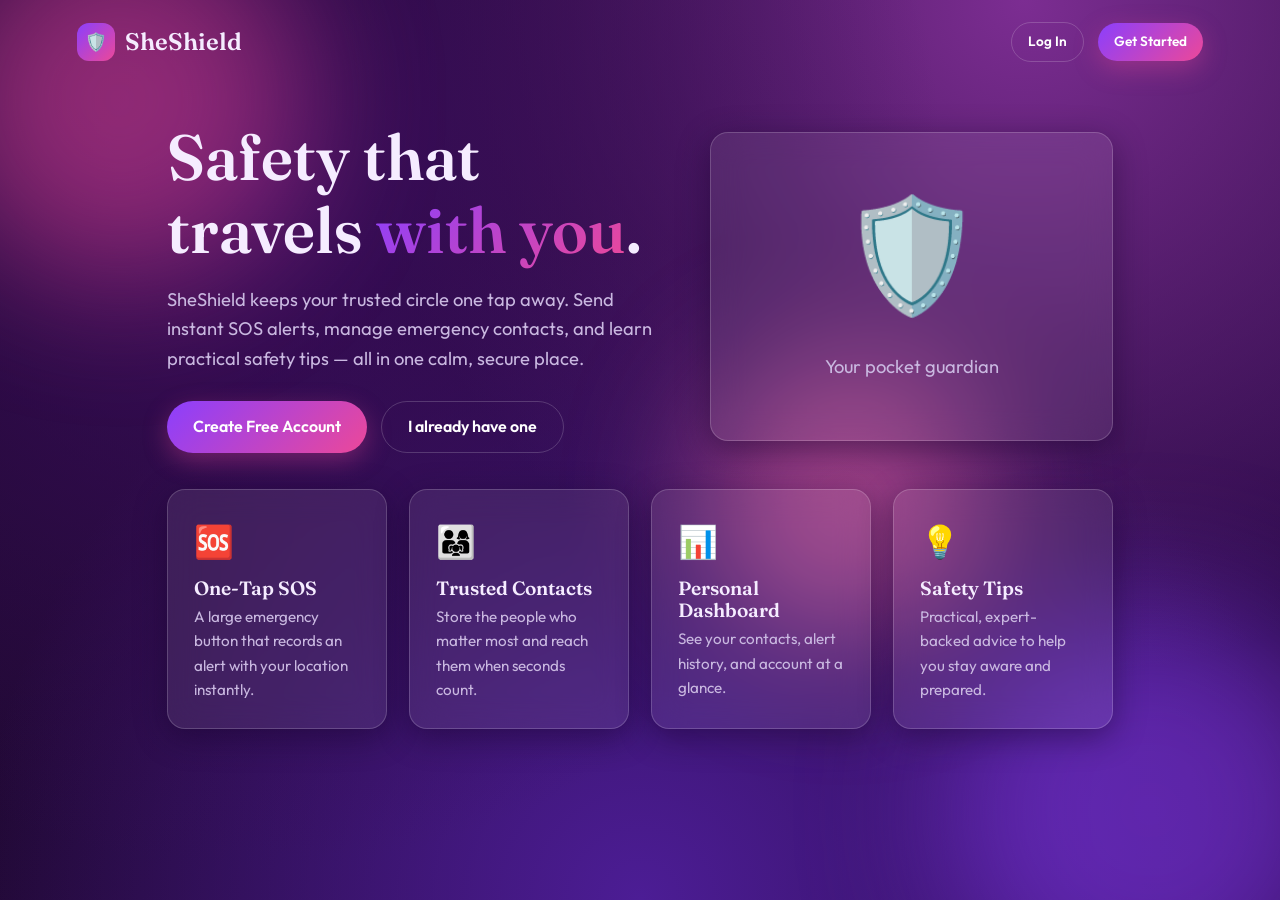
<file: frontend/index.html>
<!DOCTYPE html>
<html lang="en">
<head>
  <meta charset="UTF-8" />
  <meta name="viewport" content="width=device-width, initial-scale=1.0" />
  <title>SheShield — Women's Safety Portal</title>

  <!-- Distinctive fonts: Fraunces (display) + Outfit (body) -->
  <link rel="preconnect" href="https://fonts.googleapis.com" />
  <link rel="preconnect" href="https://fonts.gstatic.com" crossorigin />
  <link href="https://fonts.googleapis.com/css2?family=Fraunces:opsz,wght@9..144,500;9..144,600&family=Outfit:wght@300;400;500;600;700&display=swap" rel="stylesheet" />

  <link rel="stylesheet" href="css/style.css" />
</head>
<body>
  <!-- Decorative animated background blobs -->
  <div class="blob one"></div>
  <div class="blob two"></div>
  <div class="blob three"></div>

  <!-- Top navigation bar -->
  <header class="topbar">
    <div class="brand">
      <span class="logo">🛡️</span> SheShield
    </div>
    <nav class="nav-links">
      <a class="btn ghost small" href="login.html">Log In</a>
      <a class="btn small" href="register.html">Get Started</a>
    </nav>
  </header>

  <!-- Hero section -->
  <section class="hero">
    <div>
      <h1>Safety that travels <span class="accent">with you</span>.</h1>
      <p>
        SheShield keeps your trusted circle one tap away. Send instant SOS
        alerts, manage emergency contacts, and learn practical safety tips —
        all in one calm, secure place.
      </p>
      <div class="hero-actions">
        <a class="btn" href="register.html">Create Free Account</a>
        <a class="btn ghost" href="login.html">I already have one</a>
      </div>
    </div>
    <div class="hero-art glass">
      <div class="shield">🛡️</div>
      <p style="color: var(--text-dim); margin-top: 10px;">Your pocket guardian</p>
    </div>
  </section>

  <!-- Feature cards -->
  <section class="feature-grid">
    <div class="glass feature-card">
      <div class="ico">🆘</div>
      <h3>One-Tap SOS</h3>
      <p>A large emergency button that records an alert with your location instantly.</p>
    </div>
    <div class="glass feature-card">
      <div class="ico">👨‍👩‍👧</div>
      <h3>Trusted Contacts</h3>
      <p>Store the people who matter most and reach them when seconds count.</p>
    </div>
    <div class="glass feature-card">
      <div class="ico">📊</div>
      <h3>Personal Dashboard</h3>
      <p>See your contacts, alert history, and account at a glance.</p>
    </div>
    <div class="glass feature-card">
      <div class="ico">💡</div>
      <h3>Safety Tips</h3>
      <p>Practical, expert-backed advice to help you stay aware and prepared.</p>
    </div>
  </section>

  <script src="js/common.js"></script>
</body>
</html>
</file>
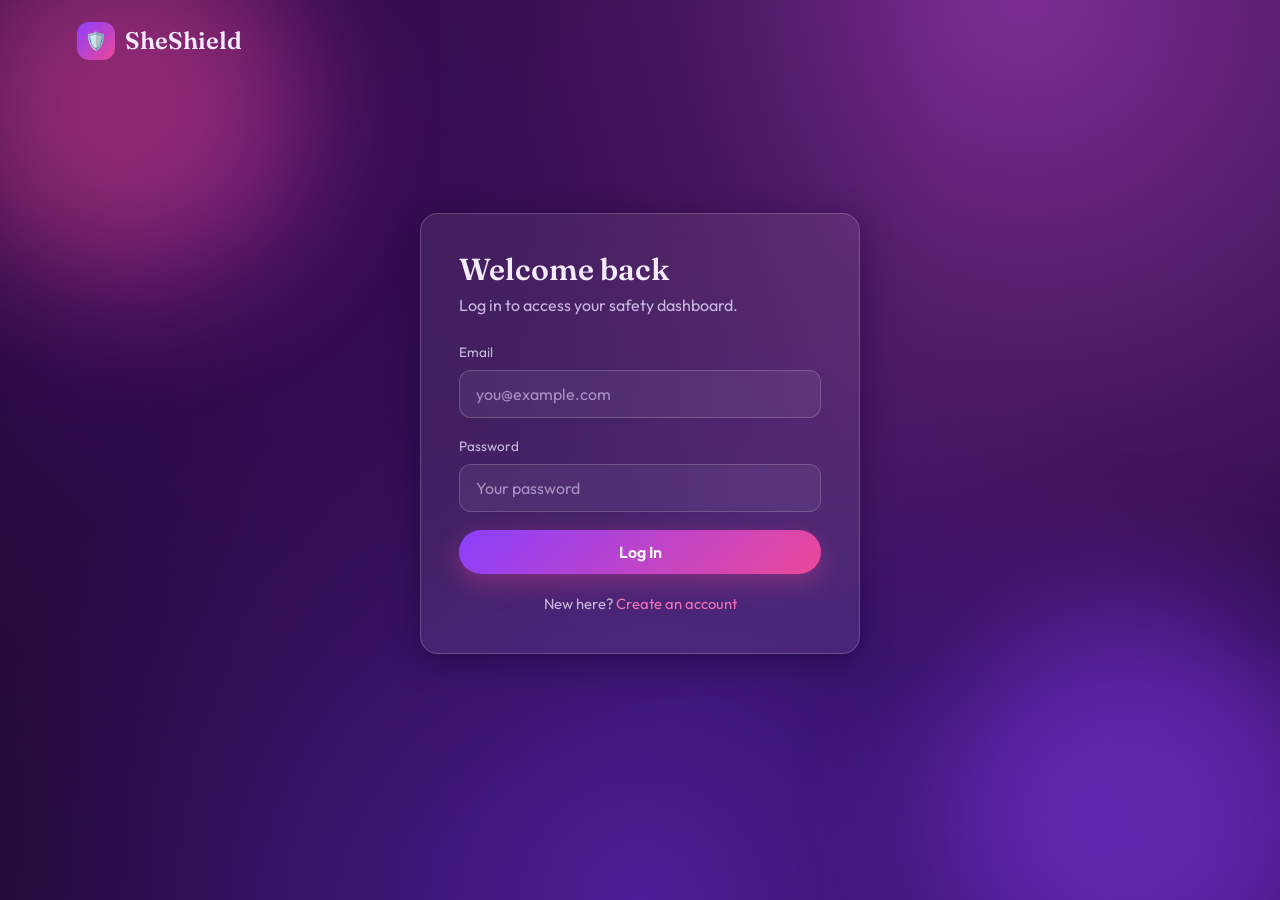
<file: frontend/login.html>
<!DOCTYPE html>
<html lang="en">
<head>
  <meta charset="UTF-8" />
  <meta name="viewport" content="width=device-width, initial-scale=1.0" />
  <title>Log In — SheShield</title>
  <link rel="preconnect" href="https://fonts.googleapis.com" />
  <link rel="preconnect" href="https://fonts.gstatic.com" crossorigin />
  <link href="https://fonts.googleapis.com/css2?family=Fraunces:opsz,wght@9..144,500;9..144,600&family=Outfit:wght@300;400;500;600;700&display=swap" rel="stylesheet" />
  <link rel="stylesheet" href="css/style.css" />
</head>
<body>
  <div class="blob one"></div>
  <div class="blob two"></div>

  <header class="topbar">
    <a class="brand" href="index.html" style="color: inherit;">
      <span class="logo">🛡️</span> SheShield
    </a>
  </header>

  <main class="auth-wrap">
    <div class="glass auth-card">
      <h2>Welcome back</h2>
      <p class="sub">Log in to access your safety dashboard.</p>

      <!-- The form submit is handled by js/auth.js -->
      <form id="loginForm" novalidate>
        <div class="field">
          <label for="email">Email</label>
          <input type="email" id="email" name="email" placeholder="you@example.com" required />
        </div>
        <div class="field">
          <label for="password">Password</label>
          <input type="password" id="password" name="password" placeholder="Your password" required />
        </div>
        <button type="submit" class="btn" style="width: 100%;">Log In</button>
      </form>

      <p class="switch">New here? <a href="register.html">Create an account</a></p>
    </div>
  </main>

  <!-- common.js first (defines helpers), then auth.js (uses them) -->
  <script src="js/common.js"></script>
  <script src="js/auth.js"></script>
</body>
</html>
</file>
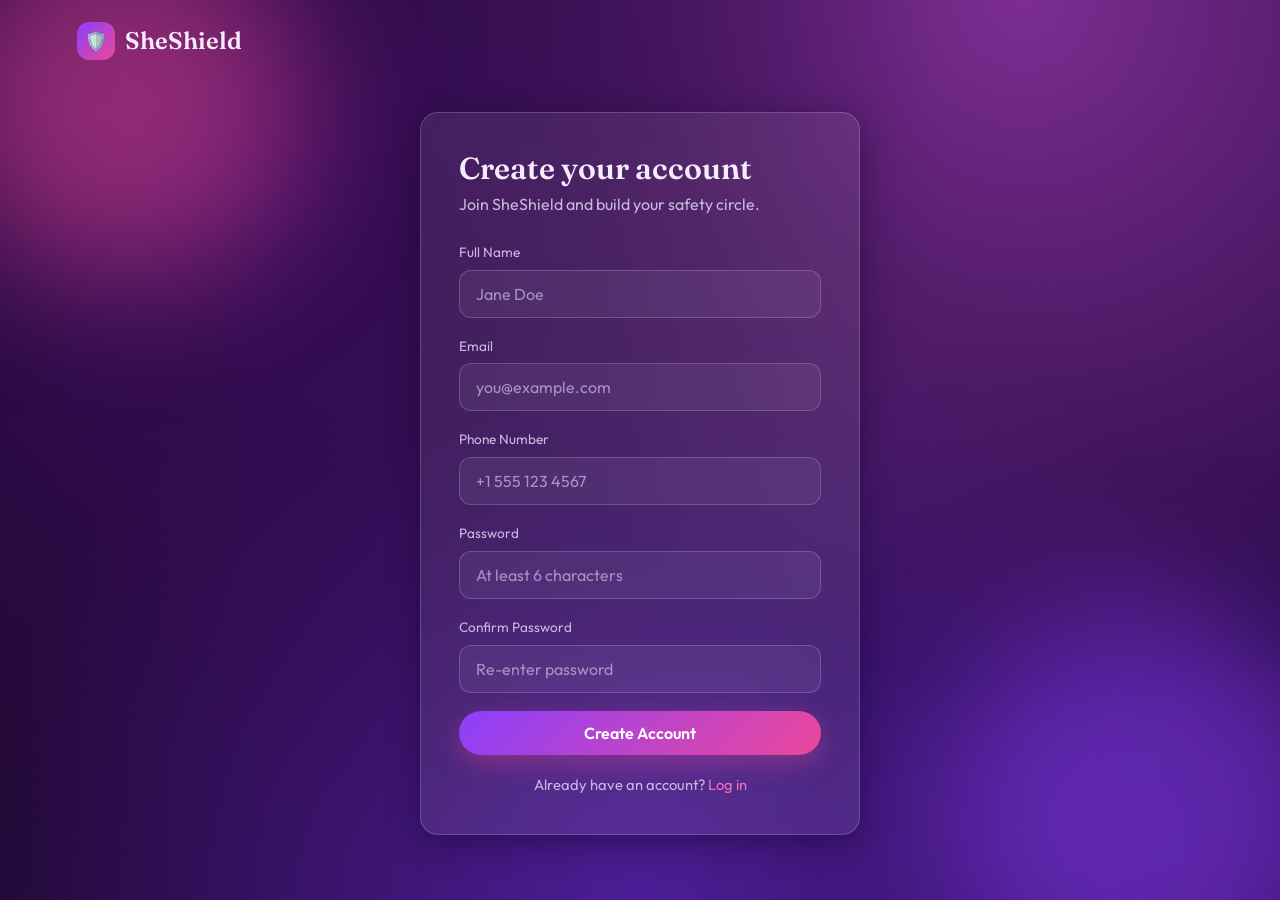
<file: frontend/register.html>
<!DOCTYPE html>
<html lang="en">
<head>
  <meta charset="UTF-8" />
  <meta name="viewport" content="width=device-width, initial-scale=1.0" />
  <title>Create Account — SheShield</title>
  <link rel="preconnect" href="https://fonts.googleapis.com" />
  <link rel="preconnect" href="https://fonts.gstatic.com" crossorigin />
  <link href="https://fonts.googleapis.com/css2?family=Fraunces:opsz,wght@9..144,500;9..144,600&family=Outfit:wght@300;400;500;600;700&display=swap" rel="stylesheet" />
  <link rel="stylesheet" href="css/style.css" />
</head>
<body>
  <div class="blob one"></div>
  <div class="blob two"></div>

  <header class="topbar">
    <a class="brand" href="index.html" style="color: inherit;">
      <span class="logo">🛡️</span> SheShield
    </a>
  </header>

  <main class="auth-wrap">
    <div class="glass auth-card">
      <h2>Create your account</h2>
      <p class="sub">Join SheShield and build your safety circle.</p>

      <!-- Handled by js/auth.js -->
      <form id="registerForm" novalidate>
        <div class="field">
          <label for="name">Full Name</label>
          <input type="text" id="name" name="name" placeholder="Jane Doe" required />
        </div>
        <div class="field">
          <label for="email">Email</label>
          <input type="email" id="email" name="email" placeholder="you@example.com" required />
        </div>
        <div class="field">
          <label for="phone">Phone Number</label>
          <input type="tel" id="phone" name="phone" placeholder="+1 555 123 4567" required />
        </div>
        <div class="field">
          <label for="password">Password</label>
          <input type="password" id="password" name="password" placeholder="At least 6 characters" required />
        </div>
        <div class="field">
          <label for="confirmPassword">Confirm Password</label>
          <input type="password" id="confirmPassword" name="confirmPassword" placeholder="Re-enter password" required />
        </div>
        <button type="submit" class="btn" style="width: 100%;">Create Account</button>
      </form>

      <p class="switch">Already have an account? <a href="login.html">Log in</a></p>
    </div>
  </main>

  <script src="js/common.js"></script>
  <script src="js/auth.js"></script>
</body>
</html>
</file>
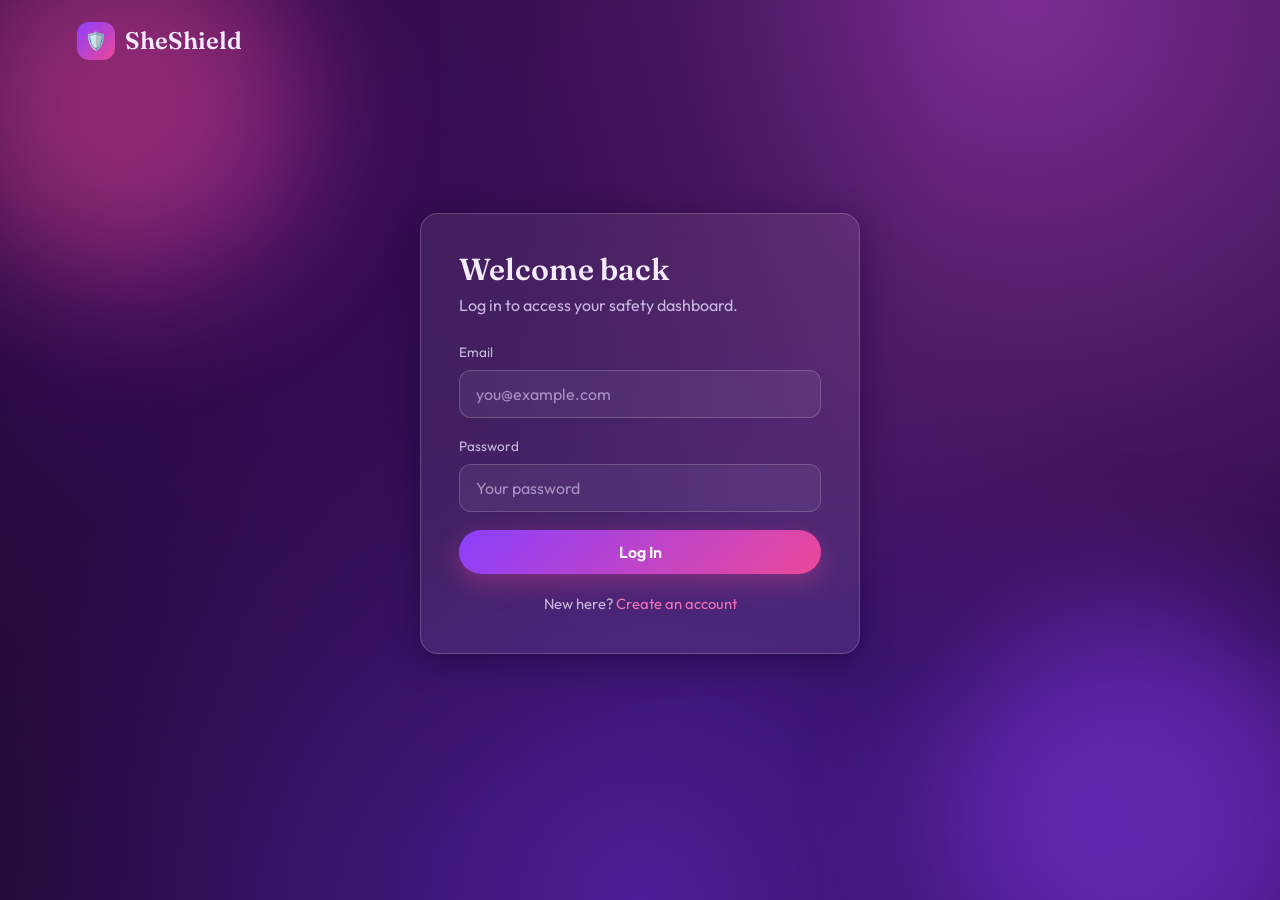
<file: frontend/sos.html>
<!DOCTYPE html>
<html lang="en">
<head>
  <meta charset="UTF-8" />
  <meta name="viewport" content="width=device-width, initial-scale=1.0" />
  <title>SOS — SheShield</title>
  <link rel="preconnect" href="https://fonts.googleapis.com" />
  <link rel="preconnect" href="https://fonts.gstatic.com" crossorigin />
  <link href="https://fonts.googleapis.com/css2?family=Fraunces:opsz,wght@9..144,500;9..144,600&family=Outfit:wght@300;400;500;600;700&display=swap" rel="stylesheet" />
  <link rel="stylesheet" href="css/style.css" />
</head>
<body>
  <div class="blob one"></div>
  <div class="blob two"></div>

  <div class="app">
    <aside class="sidebar">
      <div class="brand"><span class="logo">🛡️</span> SheShield</div>
      <a class="side-link" href="dashboard.html"><span class="ico">📊</span> Dashboard</a>
      <a class="side-link" href="contacts.html"><span class="ico">👥</span> Contacts</a>
      <a class="side-link active" href="sos.html"><span class="ico">🆘</span> SOS</a>
      <a class="side-link" href="tips.html"><span class="ico">💡</span> Safety Tips</a>
      <div class="spacer"></div>
      <a class="side-link" href="#" id="logoutBtn"><span class="ico">🚪</span> Log Out</a>
    </aside>

    <main class="content">
      <div class="mobile-bar">
        <div class="brand" style="font-size: 1.2rem;"><span class="logo">🛡️</span> SheShield</div>
        <button class="hamburger" id="hamburger">☰</button>
      </div>

      <div class="page-head">
        <div>
          <h1>Emergency SOS</h1>
          <p class="muted">Press the button to record an emergency alert.</p>
        </div>
      </div>

      <!-- The big red button -->
      <div class="sos-stage">
        <button class="sos-btn" id="sosBtn">SOS</button>
        <p class="sos-hint">
          In a real emergency this would instantly notify your saved contacts
          with your location. Here it records the alert so you can see how it works.
        </p>
      </div>

      <!-- Alert history (filled by js/sos.js) -->
      <section class="sos-history">
        <h3>Alert History</h3>
        <div id="sosHistory"></div>
      </section>
    </main>
  </div>

  <!-- Confirmation modal -->
  <div class="modal-overlay" id="sosModal">
    <div class="glass modal">
      <h3>Send SOS alert?</h3>
      <p class="sub">This will record an emergency alert with your current location.</p>
      <div class="modal-actions">
        <button type="button" class="btn ghost" id="cancelSos">Cancel</button>
        <button type="button" class="btn danger" id="confirmSos">Yes, Send SOS</button>
      </div>
    </div>
  </div>

  <script src="js/common.js"></script>
  <script src="js/sos.js"></script>
</body>
</html>
</file>
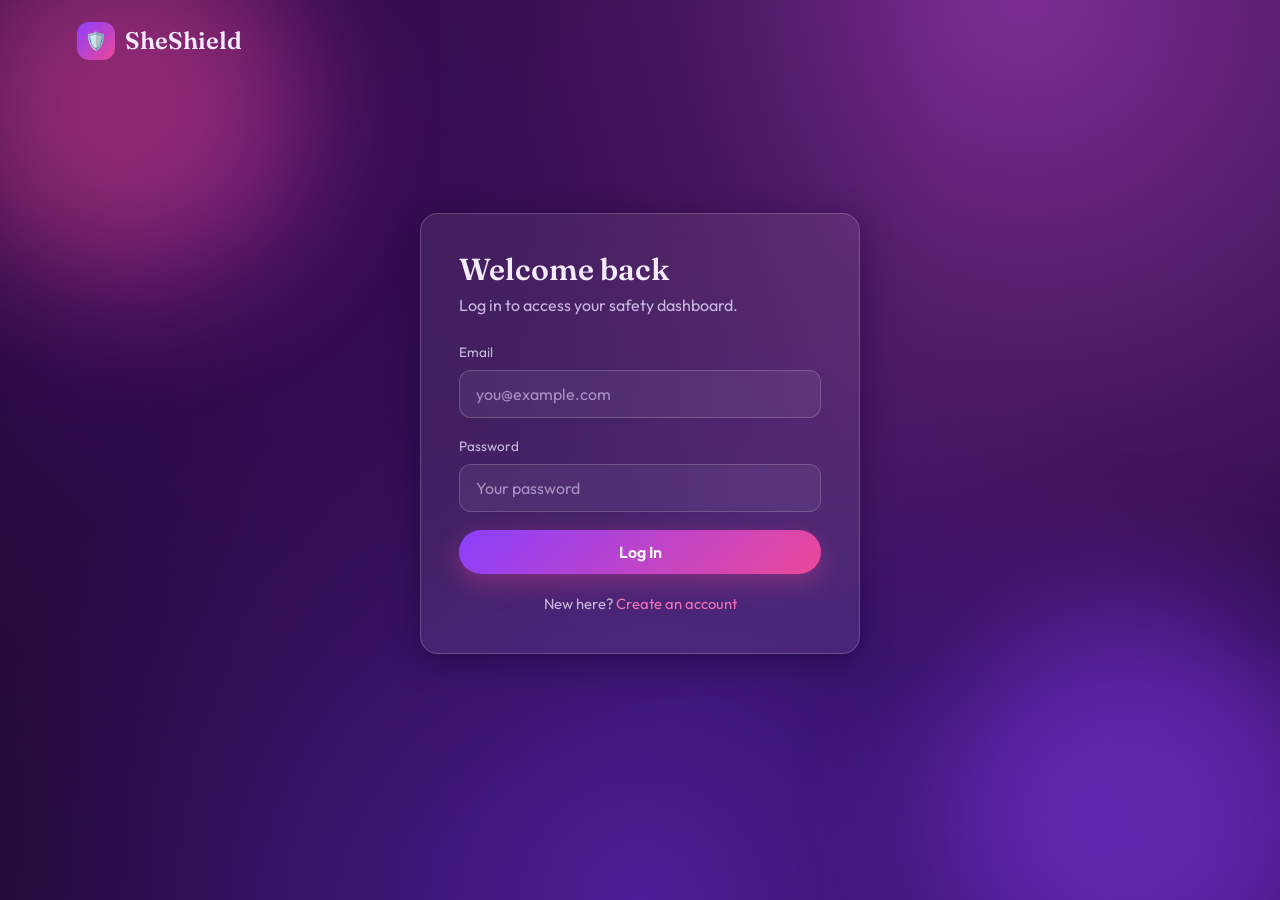
<file: frontend/tips.html>
<!DOCTYPE html>
<html lang="en">
<head>
  <meta charset="UTF-8" />
  <meta name="viewport" content="width=device-width, initial-scale=1.0" />
  <title>Safety Tips — SheShield</title>
  <link rel="preconnect" href="https://fonts.googleapis.com" />
  <link rel="preconnect" href="https://fonts.gstatic.com" crossorigin />
  <link href="https://fonts.googleapis.com/css2?family=Fraunces:opsz,wght@9..144,500;9..144,600&family=Outfit:wght@300;400;500;600;700&display=swap" rel="stylesheet" />
  <link rel="stylesheet" href="css/style.css" />
</head>
<body>
  <div class="blob one"></div>
  <div class="blob two"></div>

  <div class="app">
    <aside class="sidebar">
      <div class="brand"><span class="logo">🛡️</span> SheShield</div>
      <a class="side-link" href="dashboard.html"><span class="ico">📊</span> Dashboard</a>
      <a class="side-link" href="contacts.html"><span class="ico">👥</span> Contacts</a>
      <a class="side-link" href="sos.html"><span class="ico">🆘</span> SOS</a>
      <a class="side-link active" href="tips.html"><span class="ico">💡</span> Safety Tips</a>
      <div class="spacer"></div>
      <a class="side-link" href="#" id="logoutBtn"><span class="ico">🚪</span> Log Out</a>
    </aside>

    <main class="content">
      <div class="mobile-bar">
        <div class="brand" style="font-size: 1.2rem;"><span class="logo">🛡️</span> SheShield</div>
        <button class="hamburger" id="hamburger">☰</button>
      </div>

      <div class="page-head">
        <div>
          <h1>Safety Tips</h1>
          <p class="muted">Simple, practical habits that help you stay aware and prepared.</p>
        </div>
      </div>

      <!-- Predefined tips as attractive glass cards -->
      <div class="tips-grid">
        <div class="glass tip-card">
          <span class="num-badge">01</span>
          <div class="ico">📍</div>
          <h3>Share Your Location</h3>
          <p>Let a trusted person track your live location when travelling alone, especially at night.</p>
        </div>
        <div class="glass tip-card">
          <span class="num-badge">02</span>
          <div class="ico">👀</div>
          <h3>Stay Aware</h3>
          <p>Keep your head up and avoid distractions like loud headphones in unfamiliar areas.</p>
        </div>
        <div class="glass tip-card">
          <span class="num-badge">03</span>
          <div class="ico">🔋</div>
          <h3>Charged Phone</h3>
          <p>Keep your phone charged and carry a power bank so help is always reachable.</p>
        </div>
        <div class="glass tip-card">
          <span class="num-badge">04</span>
          <div class="ico">🚕</div>
          <h3>Verify Your Ride</h3>
          <p>Check the driver, car, and plate before getting in. Share trip details with someone.</p>
        </div>
        <div class="glass tip-card">
          <span class="num-badge">05</span>
          <div class="ico">💪</div>
          <h3>Trust Your Instincts</h3>
          <p>If a situation feels wrong, leave. Your intuition is a powerful safety tool.</p>
        </div>
        <div class="glass tip-card">
          <span class="num-badge">06</span>
          <div class="ico">📞</div>
          <h3>Know Emergency Numbers</h3>
          <p>Memorize local emergency numbers and keep key contacts on speed dial.</p>
        </div>
        <div class="glass tip-card">
          <span class="num-badge">07</span>
          <div class="ico">🗺️</div>
          <h3>Plan Your Route</h3>
          <p>Choose well-lit, busy streets and tell someone your expected arrival time.</p>
        </div>
        <div class="glass tip-card">
          <span class="num-badge">08</span>
          <div class="ico">🔑</div>
          <h3>Keys Ready</h3>
          <p>Have your keys out before reaching your door or car to avoid lingering.</p>
        </div>
      </div>
    </main>
  </div>

  <script src="js/common.js"></script>

  <script>document.addEventListener('DOMContentLoaded', () => requireAuth());</script>
</body>
</html>
</file>
<file: frontend/css/style.css>
/* 
   style.css — SheShield */
   

/*   Design tokens  */
:root {
  --purple-900: #2b0f45;
  --purple-700: #5b21b6;
  --purple-500: #8b3ffd;
  --pink-500: #ec4899;
  --pink-400: #f472b6;
  --rose: #ff6ea9;

  --bg-grad: radial-gradient(circle at 20% 20%, #3a0d5c 0%, transparent 55%),
             radial-gradient(circle at 80% 0%, #7c2d92 0%, transparent 50%),
             radial-gradient(circle at 50% 100%, #4c1d95 0%, transparent 60%),
             linear-gradient(135deg, #1a0826 0%, #2d0a4e 100%);

  --glass-bg: rgba(255, 255, 255, 0.08);
  --glass-border: rgba(255, 255, 255, 0.18);
  --glass-shadow: 0 8px 32px rgba(20, 0, 40, 0.45);

  --text: #f5ecff;
  --text-dim: #c9b8e0;
  --accent-grad: linear-gradient(135deg, var(--purple-500) 0%, var(--pink-500) 100%);

  --radius: 18px;
  --transition: 0.28s cubic-bezier(0.22, 1, 0.36, 1);
}

/*   Base   */
* { margin: 0; padding: 0; box-sizing: border-box; }

html { scroll-behavior: smooth; }

body {
  font-family: "Outfit", system-ui, sans-serif;
  color: var(--text);
  min-height: 100vh;
  background: var(--bg-grad) fixed;
  line-height: 1.6;
  overflow-x: hidden;
}

h1, h2, h3, h4 { font-family: "Fraunces", Georgia, serif; line-height: 1.15; font-weight: 600; }

a { color: var(--pink-400); text-decoration: none; }

/*   Decorative animated background  */
.blob {
  position: fixed;
  border-radius: 50%;
  filter: blur(70px);
  opacity: 0.5;
  z-index: -1;
  animation: float 14s ease-in-out infinite;
}
.blob.one   { width: 360px; height: 360px; background: var(--pink-500);   top: -80px; left: -60px; }
.blob.two   { width: 420px; height: 420px; background: var(--purple-500); bottom: -120px; right: -80px; animation-delay: -5s; }
.blob.three { width: 280px; height: 280px; background: var(--rose);       top: 40%; left: 55%; animation-delay: -9s; }

@keyframes float {
  0%, 100% { transform: translate(0, 0) scale(1); }
  50%      { transform: translate(30px, -40px) scale(1.08); }
}

/*   Buttons & form controls  */
.btn {
  display: inline-flex;
  align-items: center;
  justify-content: center;
  gap: 8px;
  padding: 12px 26px;
  border: none;
  border-radius: 999px;
  font-family: inherit;
  font-size: 1rem;
  font-weight: 600;
  color: #fff;
  cursor: pointer;
  background: var(--accent-grad);
  box-shadow: 0 8px 24px rgba(236, 72, 153, 0.35);
  transition: transform var(--transition), box-shadow var(--transition), opacity var(--transition);
}
.btn:hover { transform: translateY(-3px); box-shadow: 0 14px 30px rgba(236, 72, 153, 0.5); }
.btn:active { transform: translateY(-1px); }
.btn.ghost {
  background: transparent;
  border: 1.5px solid var(--glass-border);
  box-shadow: none;
}
.btn.ghost:hover { background: var(--glass-bg); }
.btn.small { padding: 8px 16px; font-size: 0.85rem; }
.btn.danger { background: linear-gradient(135deg, #ff4d6d 0%, #c9184a 100%); box-shadow: 0 8px 24px rgba(201,24,74,0.4); }
.btn:disabled { opacity: 0.6; cursor: not-allowed; transform: none; }

label { display: block; font-size: 0.85rem; color: var(--text-dim); margin-bottom: 6px; }

input, select, textarea {
  width: 100%;
  padding: 13px 16px;
  border-radius: 12px;
  border: 1.5px solid var(--glass-border);
  background: rgba(255, 255, 255, 0.06);
  color: var(--text);
  font-family: inherit;
  font-size: 1rem;
  transition: border var(--transition), box-shadow var(--transition);
}
input::placeholder, textarea::placeholder { color: #a892c4; }
input:focus, select:focus, textarea:focus {
  outline: none;
  border-color: var(--pink-400);
  box-shadow: 0 0 0 4px rgba(236, 72, 153, 0.18);
}
.field { margin-bottom: 18px; }

/*  Glassmorphism card  */
.glass {
  background: var(--glass-bg);
  border: 1px solid var(--glass-border);
  border-radius: var(--radius);
  backdrop-filter: blur(16px);
  -webkit-backdrop-filter: blur(16px);
  box-shadow: var(--glass-shadow);
}

/*  (home / login / register)  */
.topbar {
  display: flex;
  align-items: center;
  justify-content: space-between;
  padding: 22px 6vw;
  position: relative;
  z-index: 5;
}
.brand { display: flex; align-items: center; gap: 10px; font-family: "Fraunces", serif; font-size: 1.5rem; font-weight: 600; }
.brand .logo {
  width: 38px; height: 38px; border-radius: 12px;
  display: grid; place-items: center;
  background: var(--accent-grad);
  font-size: 1.1rem;
}
.nav-links { display: flex; gap: 14px; align-items: center; }

.hero {
  max-width: 1100px;
  margin: 4vh auto;
  padding: 0 6vw;
  display: grid;
  grid-template-columns: 1.1fr 0.9fr;
  gap: 50px;
  align-items: center;
}
.hero h1 { font-size: clamp(2.4rem, 5vw, 4rem); margin-bottom: 18px; }
.hero h1 .accent {
  background: var(--accent-grad);
  -webkit-background-clip: text; background-clip: text; color: transparent;
}
.hero p { color: var(--text-dim); font-size: 1.15rem; max-width: 520px; margin-bottom: 28px; }
.hero-actions { display: flex; gap: 14px; flex-wrap: wrap; }
.hero-art { padding: 30px; text-align: center; }
.hero-art .shield { font-size: 7rem; }

.feature-grid {
  max-width: 1100px;
  margin: 30px auto 60px;
  padding: 0 6vw;
  display: grid;
  grid-template-columns: repeat(auto-fit, minmax(220px, 1fr));
  gap: 22px;
}
.feature-card { padding: 26px; transition: transform var(--transition); }
.feature-card:hover { transform: translateY(-6px); }
.feature-card .ico { font-size: 2rem; margin-bottom: 10px; }
.feature-card h3 { font-size: 1.2rem; margin-bottom: 6px; }
.feature-card p { color: var(--text-dim); font-size: 0.95rem; }

/*  (login/register)  */
.auth-wrap { min-height: 78vh; display: grid; place-items: center; padding: 30px 18px; }
.auth-card { width: 100%; max-width: 440px; padding: 38px; }
.auth-card h2 { font-size: 1.9rem; margin-bottom: 6px; }
.auth-card .sub { color: var(--text-dim); margin-bottom: 24px; }
.auth-card .switch { text-align: center; margin-top: 18px; color: var(--text-dim); font-size: 0.92rem; }

/*   App layout  */
.app { display: grid; grid-template-columns: 260px 1fr; min-height: 100vh; }

.sidebar {
  position: sticky; top: 0;
  height: 100vh;
  padding: 26px 18px;
  display: flex; flex-direction: column;
  gap: 8px;
  background: rgba(20, 5, 40, 0.55);
  border-right: 1px solid var(--glass-border);
  backdrop-filter: blur(14px);
}
.sidebar .brand { margin-bottom: 22px; padding: 0 8px; }
.side-link {
  display: flex; align-items: center; gap: 12px;
  padding: 12px 16px;
  border-radius: 12px;
  color: var(--text-dim);
  font-weight: 500;
  transition: background var(--transition), color var(--transition), transform var(--transition);
}
.side-link .ico { font-size: 1.15rem; width: 22px; text-align: center; }
.side-link:hover { background: var(--glass-bg); color: var(--text); transform: translateX(4px); }
.side-link.active { background: var(--accent-grad); color: #fff; box-shadow: 0 8px 20px rgba(236,72,153,0.35); }
.sidebar .spacer { flex: 1; }

.content { padding: 32px clamp(20px, 4vw, 48px); }
.page-head { display: flex; align-items: center; justify-content: space-between; flex-wrap: wrap; gap: 16px; margin-bottom: 26px; }
.page-head h1 { font-size: clamp(1.8rem, 3.5vw, 2.6rem); }
.page-head .muted { color: var(--text-dim); }

/* Mobile top bar (hidden on desktop) */
.mobile-bar {
  display: none;
  align-items: center; justify-content: space-between;
  padding: 14px 18px;
  border-bottom: 1px solid var(--glass-border);
  background: rgba(20,5,40,0.7);
  position: sticky; top: 0; z-index: 20;
}
.hamburger { font-size: 1.5rem; background: none; border: none; color: var(--text); cursor: pointer; }

/*  Page-specific pieces  */
/* Dashboard stat cards */
.welcome-card { padding: 30px; margin-bottom: 26px; display: flex; align-items: center; gap: 22px; flex-wrap: wrap; }
.welcome-card .avatar {
  width: 70px; height: 70px; border-radius: 20px; flex-shrink: 0;
  display: grid; place-items: center; font-size: 1.8rem; font-weight: 700;
  background: var(--accent-grad); color: #fff;
}
.welcome-card h2 { font-size: 1.7rem; }
.welcome-card p { color: var(--text-dim); }

.stats-grid { display: grid; grid-template-columns: repeat(auto-fit, minmax(200px, 1fr)); gap: 20px; margin-bottom: 26px; }
.stat-card { padding: 24px; transition: transform var(--transition); }
.stat-card:hover { transform: translateY(-5px); }
.stat-card .ico { font-size: 1.8rem; margin-bottom: 10px; }
.stat-card .num { font-family: "Fraunces", serif; font-size: 2.4rem; font-weight: 600; }
.stat-card .lbl { color: var(--text-dim); font-size: 0.95rem; }

.detail-list { padding: 26px; }
.detail-list h3 { margin-bottom: 16px; }
.detail-row { display: flex; justify-content: space-between; padding: 12px 0; border-bottom: 1px solid rgba(255,255,255,0.08); gap: 14px; }
.detail-row:last-child { border-bottom: none; }
.detail-row span:first-child { color: var(--text-dim); }

/* Contacts */
.contacts-grid { display: grid; grid-template-columns: repeat(auto-fill, minmax(280px, 1fr)); gap: 20px; }
.contact-card { padding: 22px; transition: transform var(--transition); }
.contact-card:hover { transform: translateY(-5px); }
.contact-card h3 { font-size: 1.25rem; margin-bottom: 4px; }
.contact-card .rel { display: inline-block; padding: 3px 12px; border-radius: 999px; font-size: 0.78rem; background: rgba(236,72,153,0.22); color: var(--pink-400); margin-bottom: 12px; }
.contact-card .phone { color: var(--text-dim); margin-bottom: 16px; }
.contact-card .actions { display: flex; gap: 10px; }
.empty-state { padding: 40px; text-align: center; color: var(--text-dim); }
.empty-state .ico { font-size: 3rem; margin-bottom: 12px; }

/* SOS */
.sos-stage { display: grid; place-items: center; text-align: center; gap: 24px; padding: 30px 0; }
.sos-btn {
  width: 230px; height: 230px; border-radius: 50%;
  border: none; cursor: pointer; color: #fff;
  font-family: "Fraunces", serif; font-size: 2.6rem; font-weight: 700; letter-spacing: 2px;
  background: radial-gradient(circle at 30% 30%, #ff5470, #c9184a 70%);
  box-shadow: 0 0 0 0 rgba(201,24,74,0.6), 0 20px 50px rgba(201,24,74,0.5);
  animation: pulse 2s infinite;
  transition: transform var(--transition);
}
.sos-btn:hover { transform: scale(1.05); }
.sos-btn:active { transform: scale(0.97); }
@keyframes pulse {
  0%   { box-shadow: 0 0 0 0 rgba(255,84,112,0.55), 0 20px 50px rgba(201,24,74,0.5); }
  70%  { box-shadow: 0 0 0 36px rgba(255,84,112,0), 0 20px 50px rgba(201,24,74,0.5); }
  100% { box-shadow: 0 0 0 0 rgba(255,84,112,0), 0 20px 50px rgba(201,24,74,0.5); }
}
.sos-hint { color: var(--text-dim); max-width: 460px; }

.sos-history { margin-top: 36px; }
.sos-history h3 { margin-bottom: 16px; }
.alert-row { padding: 16px 20px; margin-bottom: 12px; display: flex; align-items: flex-start; gap: 14px; }
.alert-row .dot { width: 12px; height: 12px; border-radius: 50%; background: #ff4d6d; margin-top: 7px; flex-shrink: 0; box-shadow: 0 0 12px #ff4d6d; }
.alert-row .meta { color: var(--text-dim); font-size: 0.85rem; }

/* Tips */
.tips-grid { display: grid; grid-template-columns: repeat(auto-fill, minmax(290px, 1fr)); gap: 22px; }
.tip-card { padding: 26px; transition: transform var(--transition); position: relative; overflow: hidden; }
.tip-card:hover { transform: translateY(-6px); }
.tip-card .ico { font-size: 2.2rem; margin-bottom: 12px; }
.tip-card h3 { font-size: 1.2rem; margin-bottom: 8px; }
.tip-card p { color: var(--text-dim); font-size: 0.95rem; }
.tip-card .num-badge { position: absolute; top: 14px; right: 18px; font-family: "Fraunces", serif; font-size: 2.4rem; opacity: 0.12; }

/*  Toast & modal - */
.toast-stack { position: fixed; top: 20px; right: 20px; z-index: 1000; display: flex; flex-direction: column; gap: 10px; }
.toast {
  padding: 14px 20px; border-radius: 12px; color: #fff; font-weight: 500;
  background: rgba(40, 10, 70, 0.92); border: 1px solid var(--glass-border);
  box-shadow: var(--glass-shadow); backdrop-filter: blur(10px);
  animation: slideIn 0.3s ease; max-width: 320px;
}
.toast.success { border-left: 4px solid #34d399; }
.toast.error   { border-left: 4px solid #ff4d6d; }
@keyframes slideIn { from { opacity: 0; transform: translateX(40px); } to { opacity: 1; transform: translateX(0); } }

.modal-overlay {
  position: fixed; inset: 0; z-index: 900;
  background: rgba(10, 0, 25, 0.6); backdrop-filter: blur(4px);
  display: none; place-items: center; padding: 20px;
}
.modal-overlay.open { display: grid; }
.modal { width: 100%; max-width: 440px; padding: 30px; animation: slideIn 0.25s ease; }
.modal h3 { font-size: 1.5rem; margin-bottom: 6px; }
.modal .sub { color: var(--text-dim); margin-bottom: 20px; }
.modal-actions { display: flex; gap: 12px; justify-content: flex-end; margin-top: 22px; }

/*   Responsive */
@media (max-width: 860px) {
  .hero { grid-template-columns: 1fr; text-align: center; }
  .hero p { margin-inline: auto; }
  .hero-actions { justify-content: center; }
  .hero-art { display: none; }

  .app { grid-template-columns: 1fr; }
  .mobile-bar { display: flex; }
  .sidebar {
    position: fixed; left: 0; top: 0; z-index: 30;
    width: 250px; transform: translateX(-100%);
    transition: transform var(--transition);
  }
  .sidebar.open { transform: translateX(0); }
  .content { padding: 22px 18px; }
}
</file>
